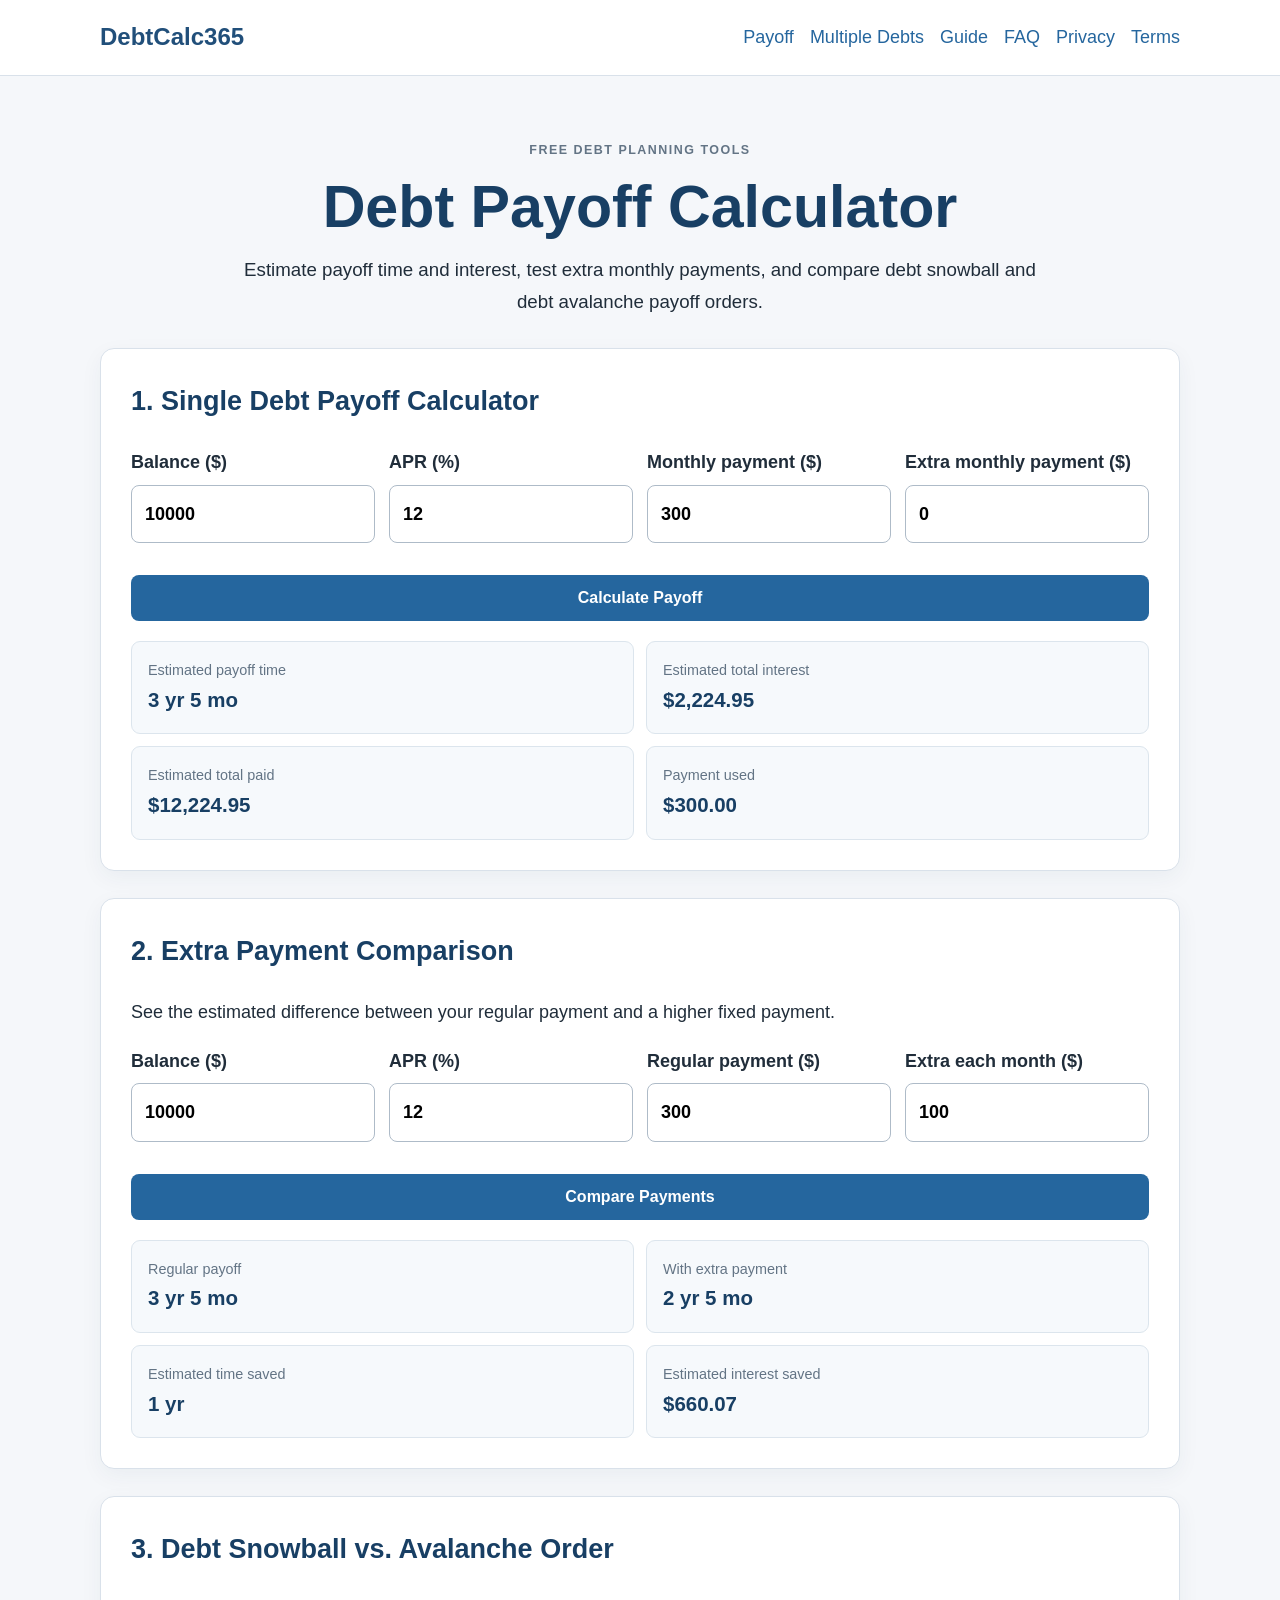
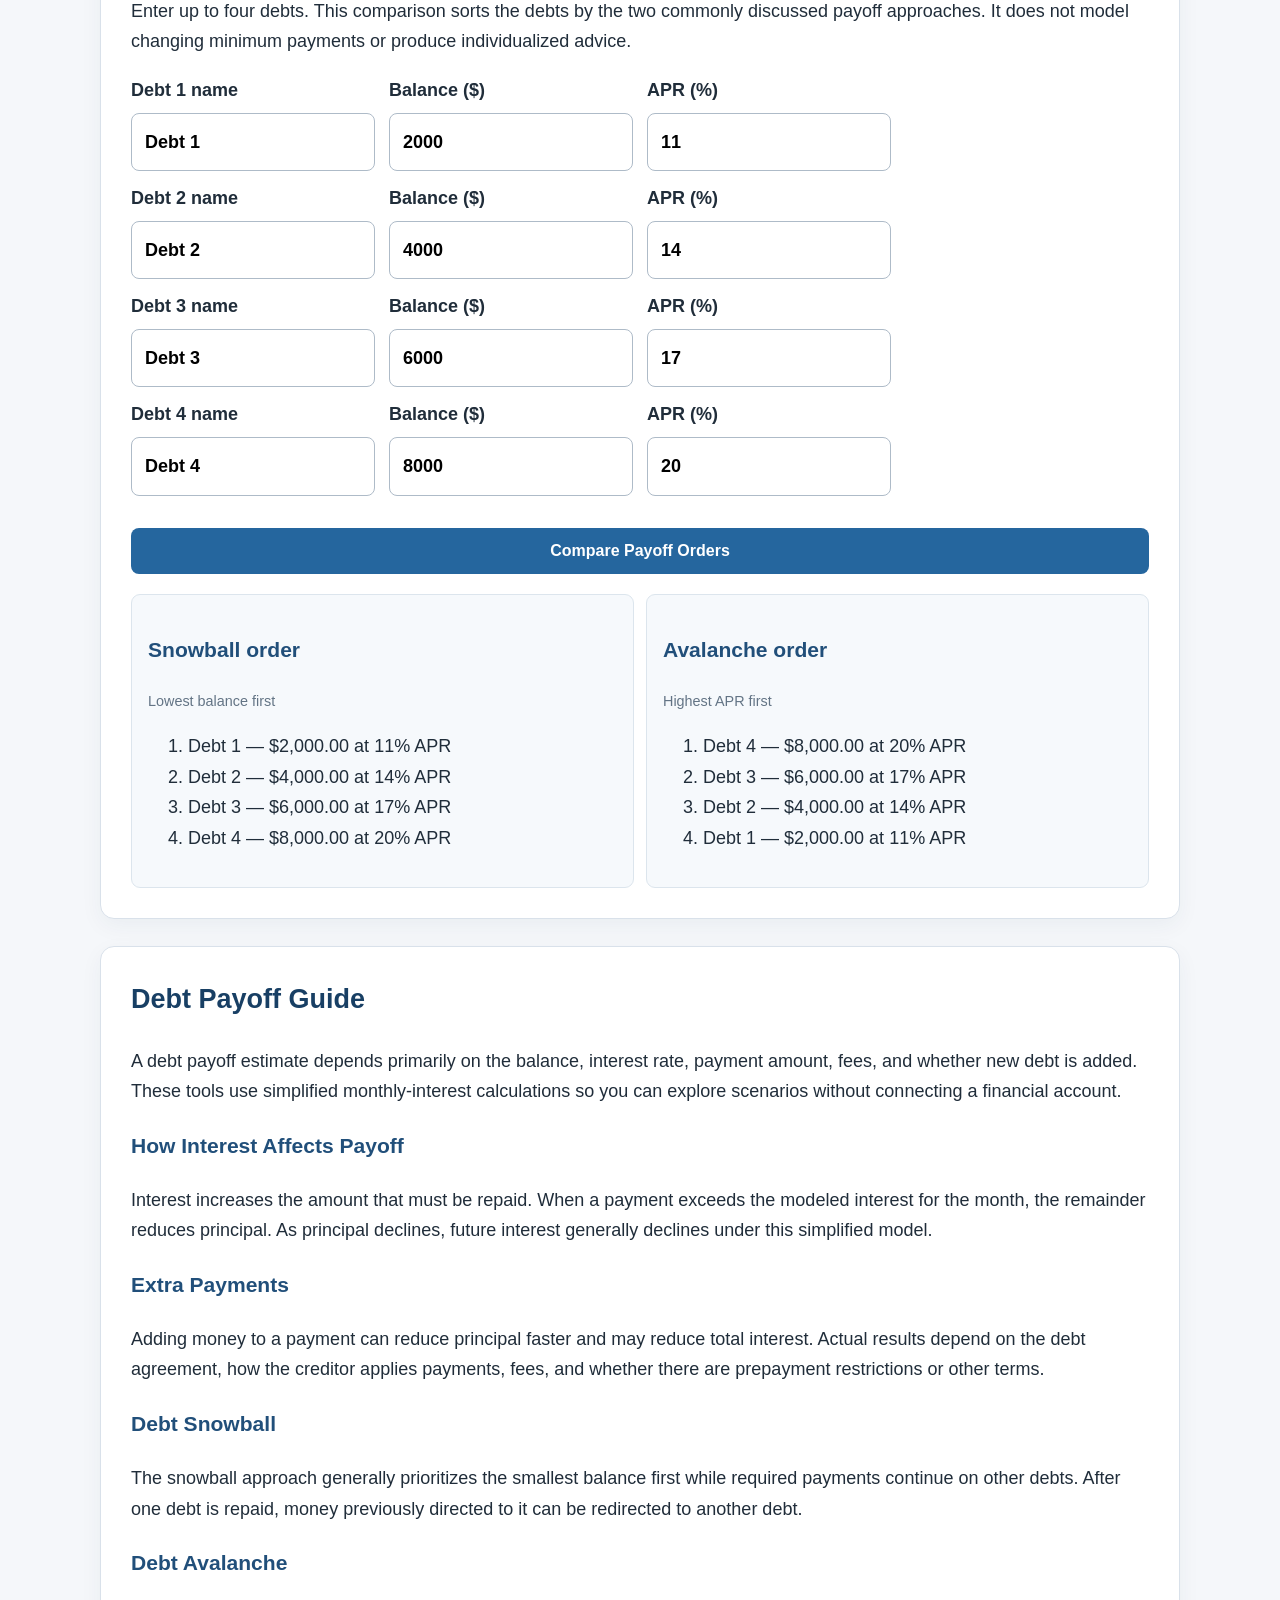
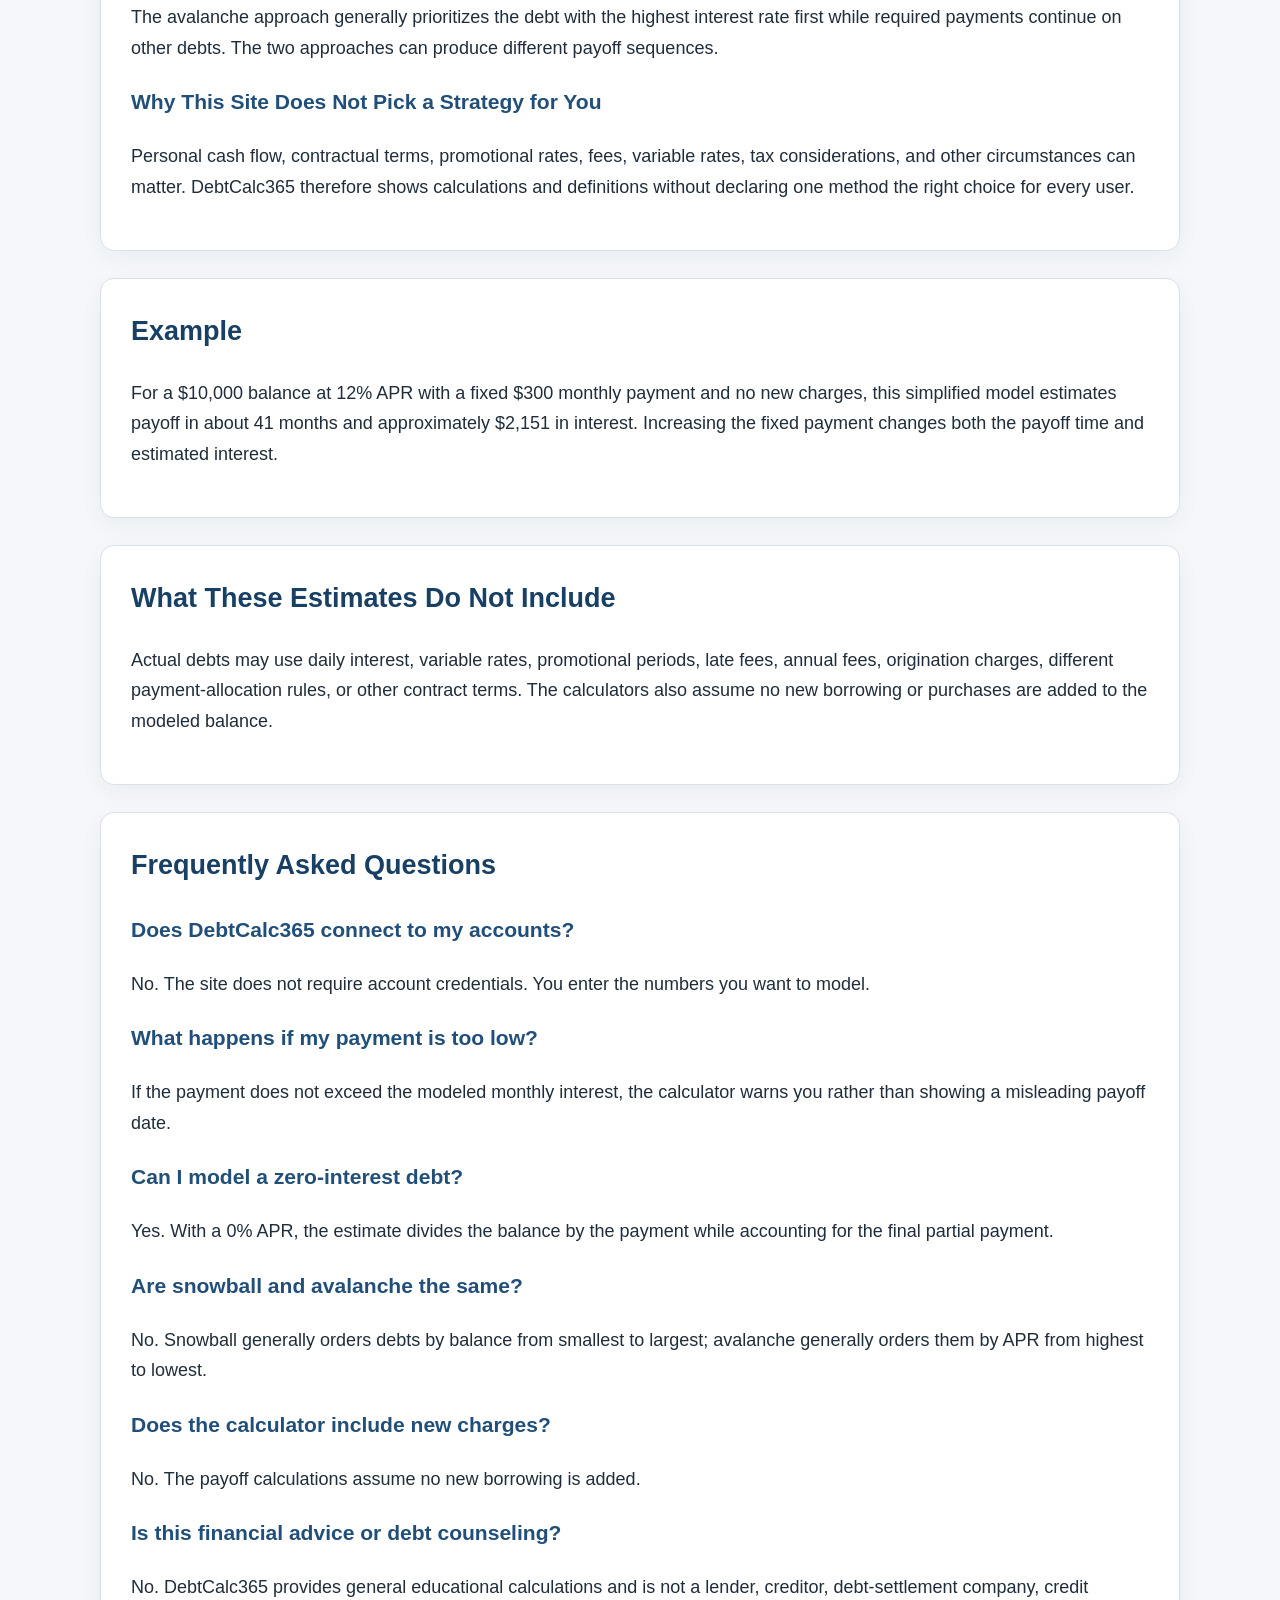
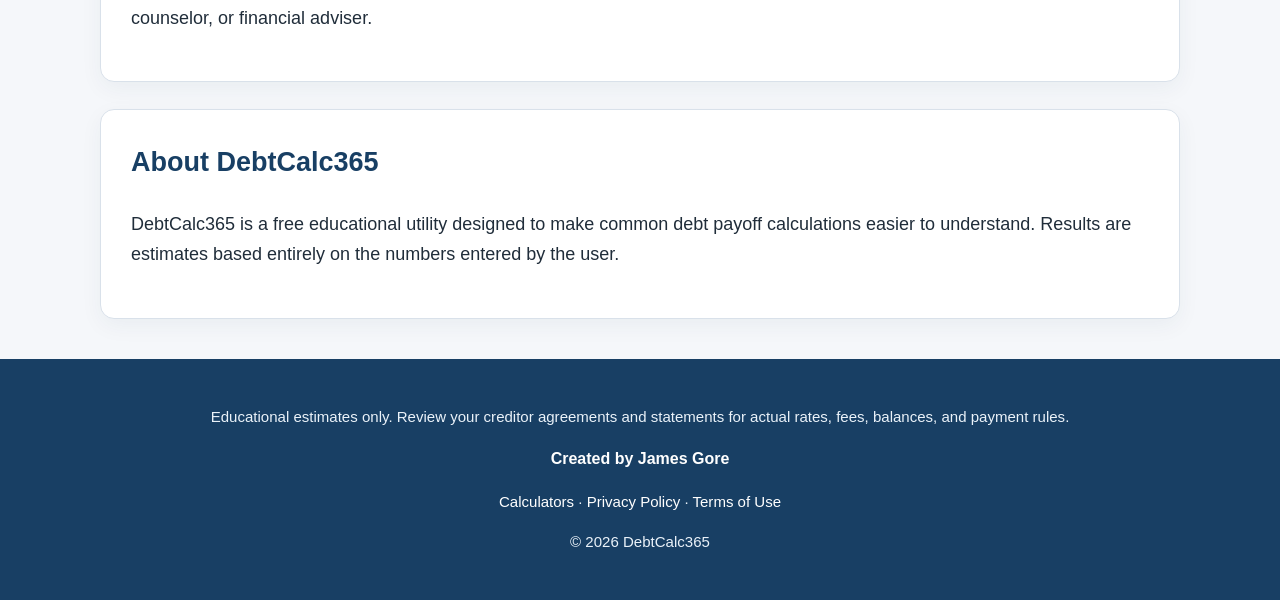
<file: index.html>
<!doctype html>
<html lang="en"><head>
<meta charset="utf-8"><meta name="viewport" content="width=device-width,initial-scale=1">
<title>Debt Payoff Calculator | DebtCalc365</title>
<meta name="description" content="Free debt payoff calculators for a single debt, multiple debts, debt snowball and debt avalanche comparisons, and extra monthly payments.">
<link rel="stylesheet" href="style.css"></head><body>
<header><div class="wrap top"><a class="brand" href="index.html">DebtCalc365</a><nav><a href="#single">Payoff</a><a href="#multi">Multiple Debts</a><a href="#guide">Guide</a><a href="#faq">FAQ</a><a href="privacy.html">Privacy</a><a href="terms.html">Terms</a></nav></div></header>
<main class="wrap">
<section class="hero"><p class="eyebrow">FREE DEBT PLANNING TOOLS</p><h1>Debt Payoff Calculator</h1><p class="lead">Estimate payoff time and interest, test extra monthly payments, and compare debt snowball and debt avalanche payoff orders.</p></section>

<section class="card" id="single"><h2>1. Single Debt Payoff Calculator</h2>
<div class="grid"><label>Balance ($)<input id="bal" type="number" min="0" step="10" value="10000"></label><label>APR (%)<input id="apr" type="number" min="0" step=".01" value="12"></label><label>Monthly payment ($)<input id="pay" type="number" min="0" step="5" value="300"></label><label>Extra monthly payment ($)<input id="extra" type="number" min="0" step="5" value="0"></label></div>
<button onclick="single()">Calculate Payoff</button><p class="error" id="e1"></p>
<div class="results"><div><span>Estimated payoff time</span><strong id="time">—</strong></div><div><span>Estimated total interest</span><strong id="interest">—</strong></div><div><span>Estimated total paid</span><strong id="total">—</strong></div><div><span>Payment used</span><strong id="used">—</strong></div></div></section>

<section class="card"><h2>2. Extra Payment Comparison</h2><p>See the estimated difference between your regular payment and a higher fixed payment.</p>
<div class="grid"><label>Balance ($)<input id="cbal" type="number" min="0" step="10" value="10000"></label><label>APR (%)<input id="capr" type="number" min="0" step=".01" value="12"></label><label>Regular payment ($)<input id="cpay" type="number" min="0" step="5" value="300"></label><label>Extra each month ($)<input id="cextra" type="number" min="0" step="5" value="100"></label></div>
<button onclick="compare()">Compare Payments</button><p class="error" id="e2"></p>
<div class="results"><div><span>Regular payoff</span><strong id="rtime">—</strong></div><div><span>With extra payment</span><strong id="xtime">—</strong></div><div><span>Estimated time saved</span><strong id="tsave">—</strong></div><div><span>Estimated interest saved</span><strong id="isave">—</strong></div></div></section>

<section class="card" id="multi"><h2>3. Debt Snowball vs. Avalanche Order</h2><p>Enter up to four debts. This comparison sorts the debts by the two commonly discussed payoff approaches. It does not model changing minimum payments or produce individualized advice.</p>
<div id="debts"></div><button onclick="strategies()">Compare Payoff Orders</button><p class="error" id="e3"></p>
<div class="strategy"><div><h3>Snowball order</h3><p class="small">Lowest balance first</p><ol id="snow"></ol></div><div><h3>Avalanche order</h3><p class="small">Highest APR first</p><ol id="ava"></ol></div></div></section>

<section class="content" id="guide"><h2>Debt Payoff Guide</h2>
<p>A debt payoff estimate depends primarily on the balance, interest rate, payment amount, fees, and whether new debt is added. These tools use simplified monthly-interest calculations so you can explore scenarios without connecting a financial account.</p>
<h3>How Interest Affects Payoff</h3><p>Interest increases the amount that must be repaid. When a payment exceeds the modeled interest for the month, the remainder reduces principal. As principal declines, future interest generally declines under this simplified model.</p>
<h3>Extra Payments</h3><p>Adding money to a payment can reduce principal faster and may reduce total interest. Actual results depend on the debt agreement, how the creditor applies payments, fees, and whether there are prepayment restrictions or other terms.</p>
<h3>Debt Snowball</h3><p>The snowball approach generally prioritizes the smallest balance first while required payments continue on other debts. After one debt is repaid, money previously directed to it can be redirected to another debt.</p>
<h3>Debt Avalanche</h3><p>The avalanche approach generally prioritizes the debt with the highest interest rate first while required payments continue on other debts. The two approaches can produce different payoff sequences.</p>
<h3>Why This Site Does Not Pick a Strategy for You</h3><p>Personal cash flow, contractual terms, promotional rates, fees, variable rates, tax considerations, and other circumstances can matter. DebtCalc365 therefore shows calculations and definitions without declaring one method the right choice for every user.</p></section>

<section class="content"><h2>Example</h2><p>For a $10,000 balance at 12% APR with a fixed $300 monthly payment and no new charges, this simplified model estimates payoff in about 41 months and approximately $2,151 in interest. Increasing the fixed payment changes both the payoff time and estimated interest.</p></section>

<section class="content"><h2>What These Estimates Do Not Include</h2><p>Actual debts may use daily interest, variable rates, promotional periods, late fees, annual fees, origination charges, different payment-allocation rules, or other contract terms. The calculators also assume no new borrowing or purchases are added to the modeled balance.</p></section>

<section class="content" id="faq"><h2>Frequently Asked Questions</h2>
<h3>Does DebtCalc365 connect to my accounts?</h3><p>No. The site does not require account credentials. You enter the numbers you want to model.</p>
<h3>What happens if my payment is too low?</h3><p>If the payment does not exceed the modeled monthly interest, the calculator warns you rather than showing a misleading payoff date.</p>
<h3>Can I model a zero-interest debt?</h3><p>Yes. With a 0% APR, the estimate divides the balance by the payment while accounting for the final partial payment.</p>
<h3>Are snowball and avalanche the same?</h3><p>No. Snowball generally orders debts by balance from smallest to largest; avalanche generally orders them by APR from highest to lowest.</p>
<h3>Does the calculator include new charges?</h3><p>No. The payoff calculations assume no new borrowing is added.</p>
<h3>Is this financial advice or debt counseling?</h3><p>No. DebtCalc365 provides general educational calculations and is not a lender, creditor, debt-settlement company, credit counselor, or financial adviser.</p></section>

<section class="content"><h2>About DebtCalc365</h2><p>DebtCalc365 is a free educational utility designed to make common debt payoff calculations easier to understand. Results are estimates based entirely on the numbers entered by the user.</p></section>
</main>
<footer><div class="wrap"><p>Educational estimates only. Review your creditor agreements and statements for actual rates, fees, balances, and payment rules.</p><p class="creator">Created by James Gore</p><p><a href="index.html">Calculators</a> · <a href="privacy.html">Privacy Policy</a> · <a href="terms.html">Terms of Use</a></p><p>© 2026 DebtCalc365</p></div></footer>
<script src="script.js"></script></body></html>
</file>
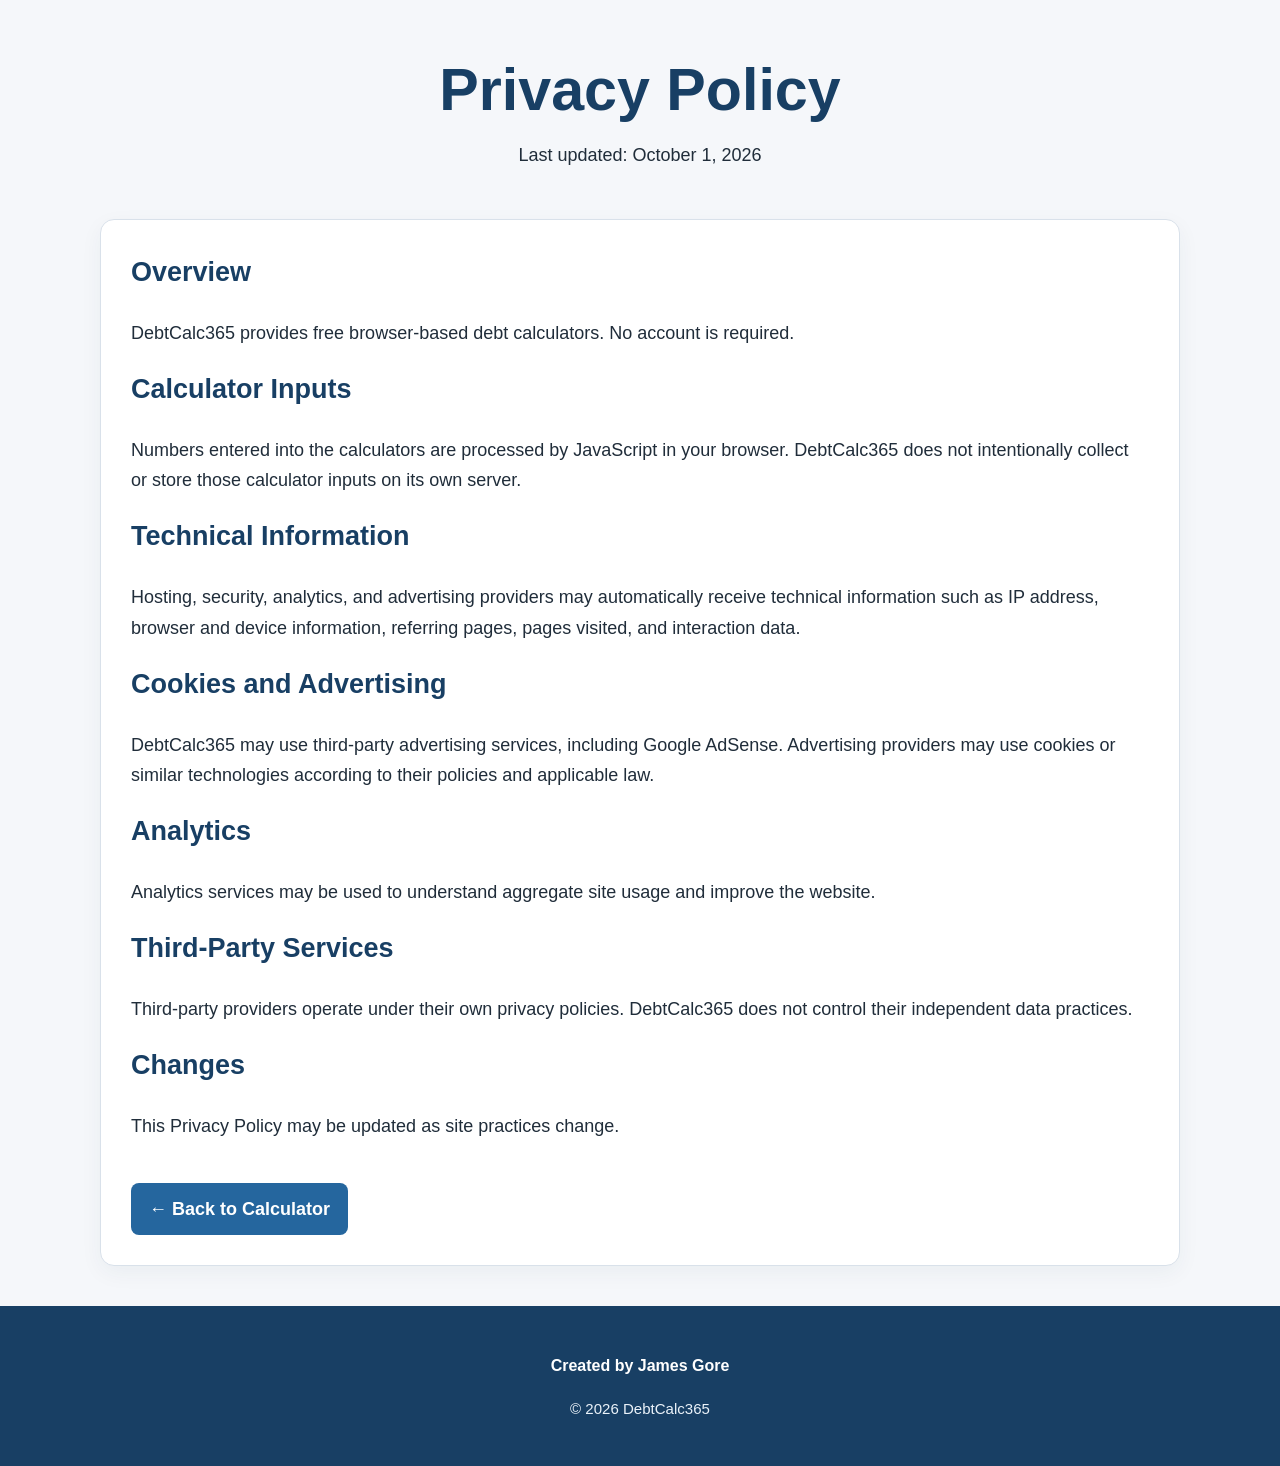
<file: privacy.html>
<!doctype html><html lang="en"><head><meta charset="utf-8"><meta name="viewport" content="width=device-width,initial-scale=1"><title>Privacy Policy | DebtCalc365</title><link rel="stylesheet" href="style.css"></head><body><main class="wrap"><section class="hero"><h1>Privacy Policy</h1><p>Last updated: October 1, 2026</p></section><section class="content"><h2>Overview</h2><p>DebtCalc365 provides free browser-based debt calculators. No account is required.</p><h2>Calculator Inputs</h2><p>Numbers entered into the calculators are processed by JavaScript in your browser. DebtCalc365 does not intentionally collect or store those calculator inputs on its own server.</p><h2>Technical Information</h2><p>Hosting, security, analytics, and advertising providers may automatically receive technical information such as IP address, browser and device information, referring pages, pages visited, and interaction data.</p><h2>Cookies and Advertising</h2><p>DebtCalc365 may use third-party advertising services, including Google AdSense. Advertising providers may use cookies or similar technologies according to their policies and applicable law.</p><h2>Analytics</h2><p>Analytics services may be used to understand aggregate site usage and improve the website.</p><h2>Third-Party Services</h2><p>Third-party providers operate under their own privacy policies. DebtCalc365 does not control their independent data practices.</p><h2>Changes</h2><p>This Privacy Policy may be updated as site practices change.</p><a class="back" href="index.html">← Back to Calculator</a></section></main><footer><div class="wrap"><p class="creator">Created by James Gore</p><p>© 2026 DebtCalc365</p></div></footer></body></html>
</file>
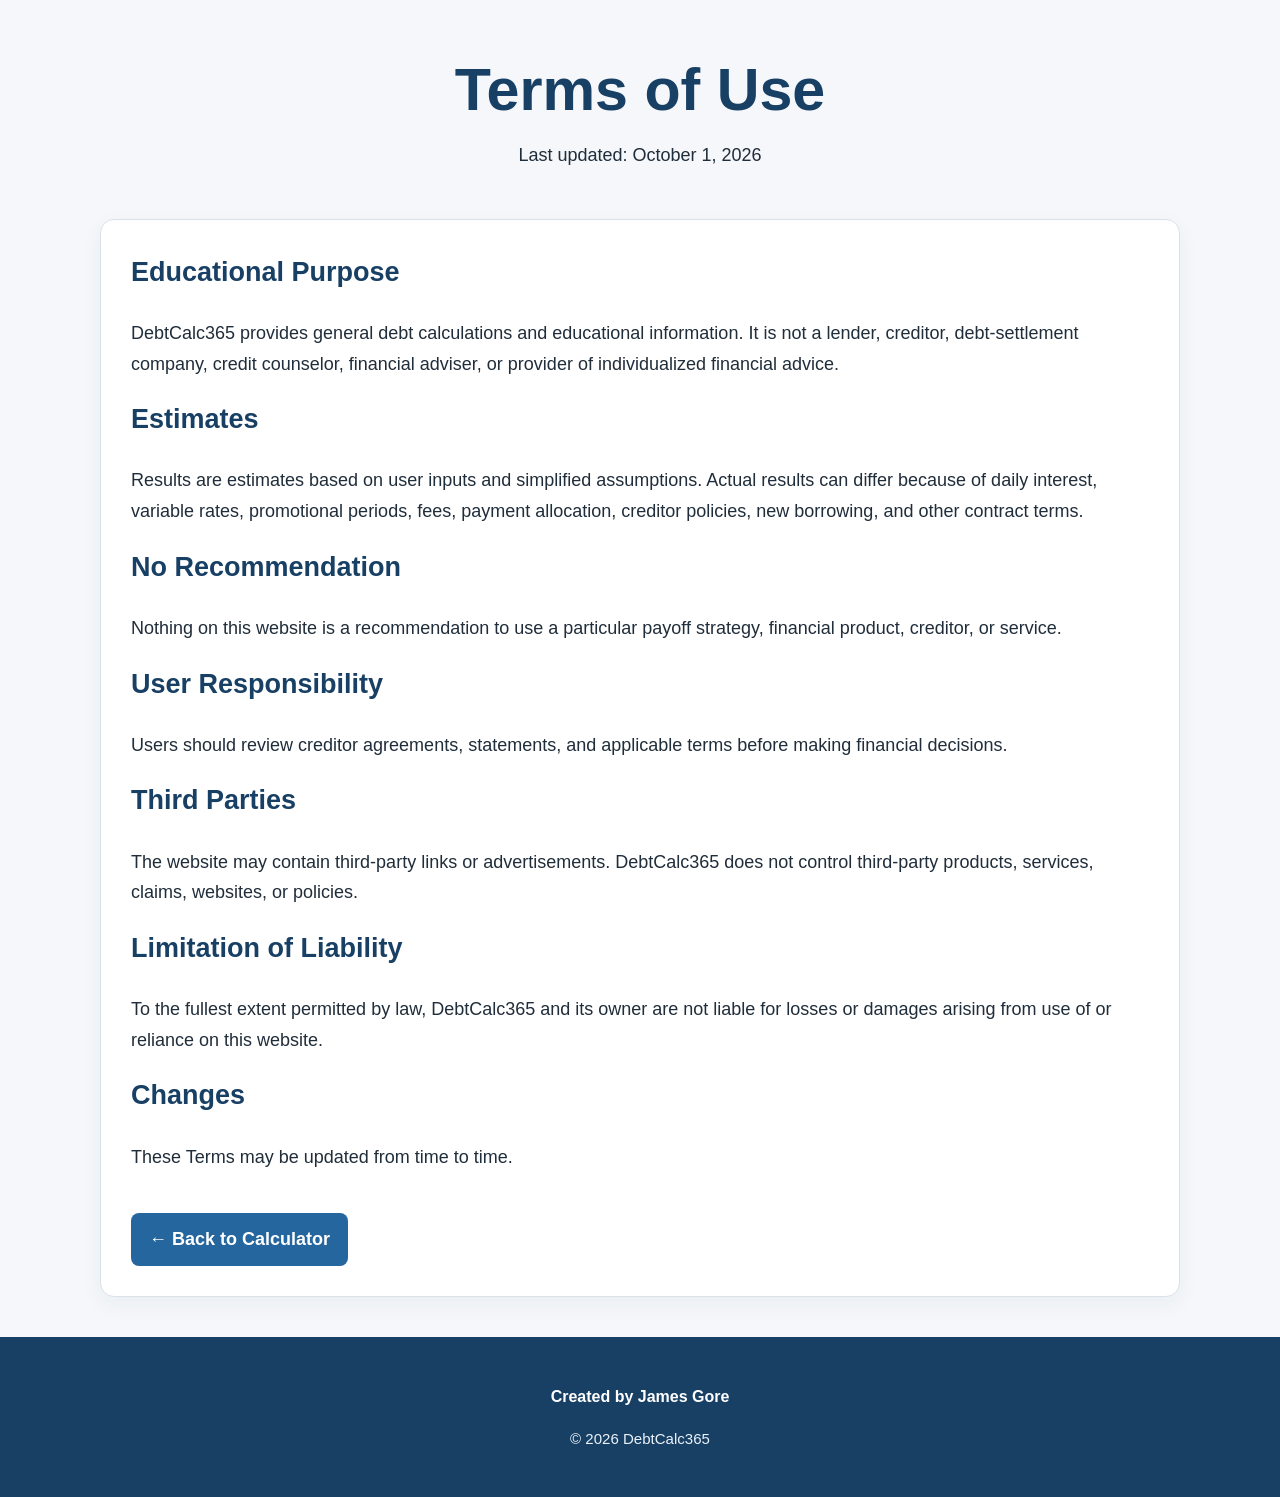
<file: terms.html>
<!doctype html><html lang="en"><head><meta charset="utf-8"><meta name="viewport" content="width=device-width,initial-scale=1"><title>Terms of Use | DebtCalc365</title><link rel="stylesheet" href="style.css"></head><body><main class="wrap"><section class="hero"><h1>Terms of Use</h1><p>Last updated: October 1, 2026</p></section><section class="content"><h2>Educational Purpose</h2><p>DebtCalc365 provides general debt calculations and educational information. It is not a lender, creditor, debt-settlement company, credit counselor, financial adviser, or provider of individualized financial advice.</p><h2>Estimates</h2><p>Results are estimates based on user inputs and simplified assumptions. Actual results can differ because of daily interest, variable rates, promotional periods, fees, payment allocation, creditor policies, new borrowing, and other contract terms.</p><h2>No Recommendation</h2><p>Nothing on this website is a recommendation to use a particular payoff strategy, financial product, creditor, or service.</p><h2>User Responsibility</h2><p>Users should review creditor agreements, statements, and applicable terms before making financial decisions.</p><h2>Third Parties</h2><p>The website may contain third-party links or advertisements. DebtCalc365 does not control third-party products, services, claims, websites, or policies.</p><h2>Limitation of Liability</h2><p>To the fullest extent permitted by law, DebtCalc365 and its owner are not liable for losses or damages arising from use of or reliance on this website.</p><h2>Changes</h2><p>These Terms may be updated from time to time.</p><a class="back" href="index.html">← Back to Calculator</a></section></main><footer><div class="wrap"><p class="creator">Created by James Gore</p><p>© 2026 DebtCalc365</p></div></footer></body></html>
</file>
<file: style.css>
*{box-sizing:border-box}html{scroll-behavior:smooth}body{margin:0;background:#f5f7fa;color:#202d3a;font:18px/1.7 Arial,sans-serif}.wrap{width:min(1080px,92%);margin:auto}header{background:#fff;border-bottom:1px solid #d9e1ea}.top{display:flex;justify-content:space-between;align-items:center;gap:20px;padding:17px 0}.brand{font-size:1.5rem;font-weight:800;color:#214f7a;text-decoration:none}nav{display:flex;gap:16px;flex-wrap:wrap}a{color:#25669e;text-decoration:none}.hero{text-align:center;padding:52px 0 30px}.eyebrow{font-size:.78rem;font-weight:800;letter-spacing:.12em;color:#637485}.hero h1{font-size:clamp(2.3rem,6vw,3.7rem);line-height:1.1;margin:5px 0 15px;color:#183f64}.lead{font-size:1.17rem;max-width:820px;margin:auto}.card,.content{background:#fff;border:1px solid #d9e1ea;border-radius:14px;padding:30px;margin-bottom:27px;box-shadow:0 7px 22px rgba(25,55,85,.05)}h2{color:#183f64;margin-top:0}h3{color:#214f7a}.grid,.debtrow{display:grid;grid-template-columns:repeat(4,1fr);gap:14px;margin-bottom:12px}label{display:block;font-weight:700}input{width:100%;padding:13px;margin-top:7px;border:1px solid #aebbc8;border-radius:8px;font:inherit}button{width:100%;padding:14px;margin-top:20px;border:0;border-radius:8px;background:#25669e;color:#fff;font-size:1rem;font-weight:800;cursor:pointer}.results,.strategy{display:grid;grid-template-columns:repeat(2,1fr);gap:12px;margin-top:20px}.results div,.strategy>div{background:#f6f9fc;border:1px solid #dce5ed;border-radius:9px;padding:16px}.results span{display:block;color:#637485;font-size:.9rem}.results strong{font-size:1.28rem;color:#183f64}.small{font-size:.9rem;color:#637485}.error{color:#a32323;font-weight:bold}.back{display:inline-block;margin-top:23px;padding:11px 18px;border-radius:8px;background:#25669e;color:#fff;font-weight:800}.back:hover{text-decoration:none}footer{background:#183f64;color:#eaf2f9;text-align:center;padding:30px 0;margin-top:40px;font-size:.94rem}footer a{color:#fff}.creator{font-weight:800;color:#fff;font-size:1rem}@media(max-width:760px){body{font-size:17px}.top{flex-direction:column;align-items:flex-start}.grid,.debtrow,.results,.strategy{grid-template-columns:1fr}.card,.content{padding:21px}}
</file>
